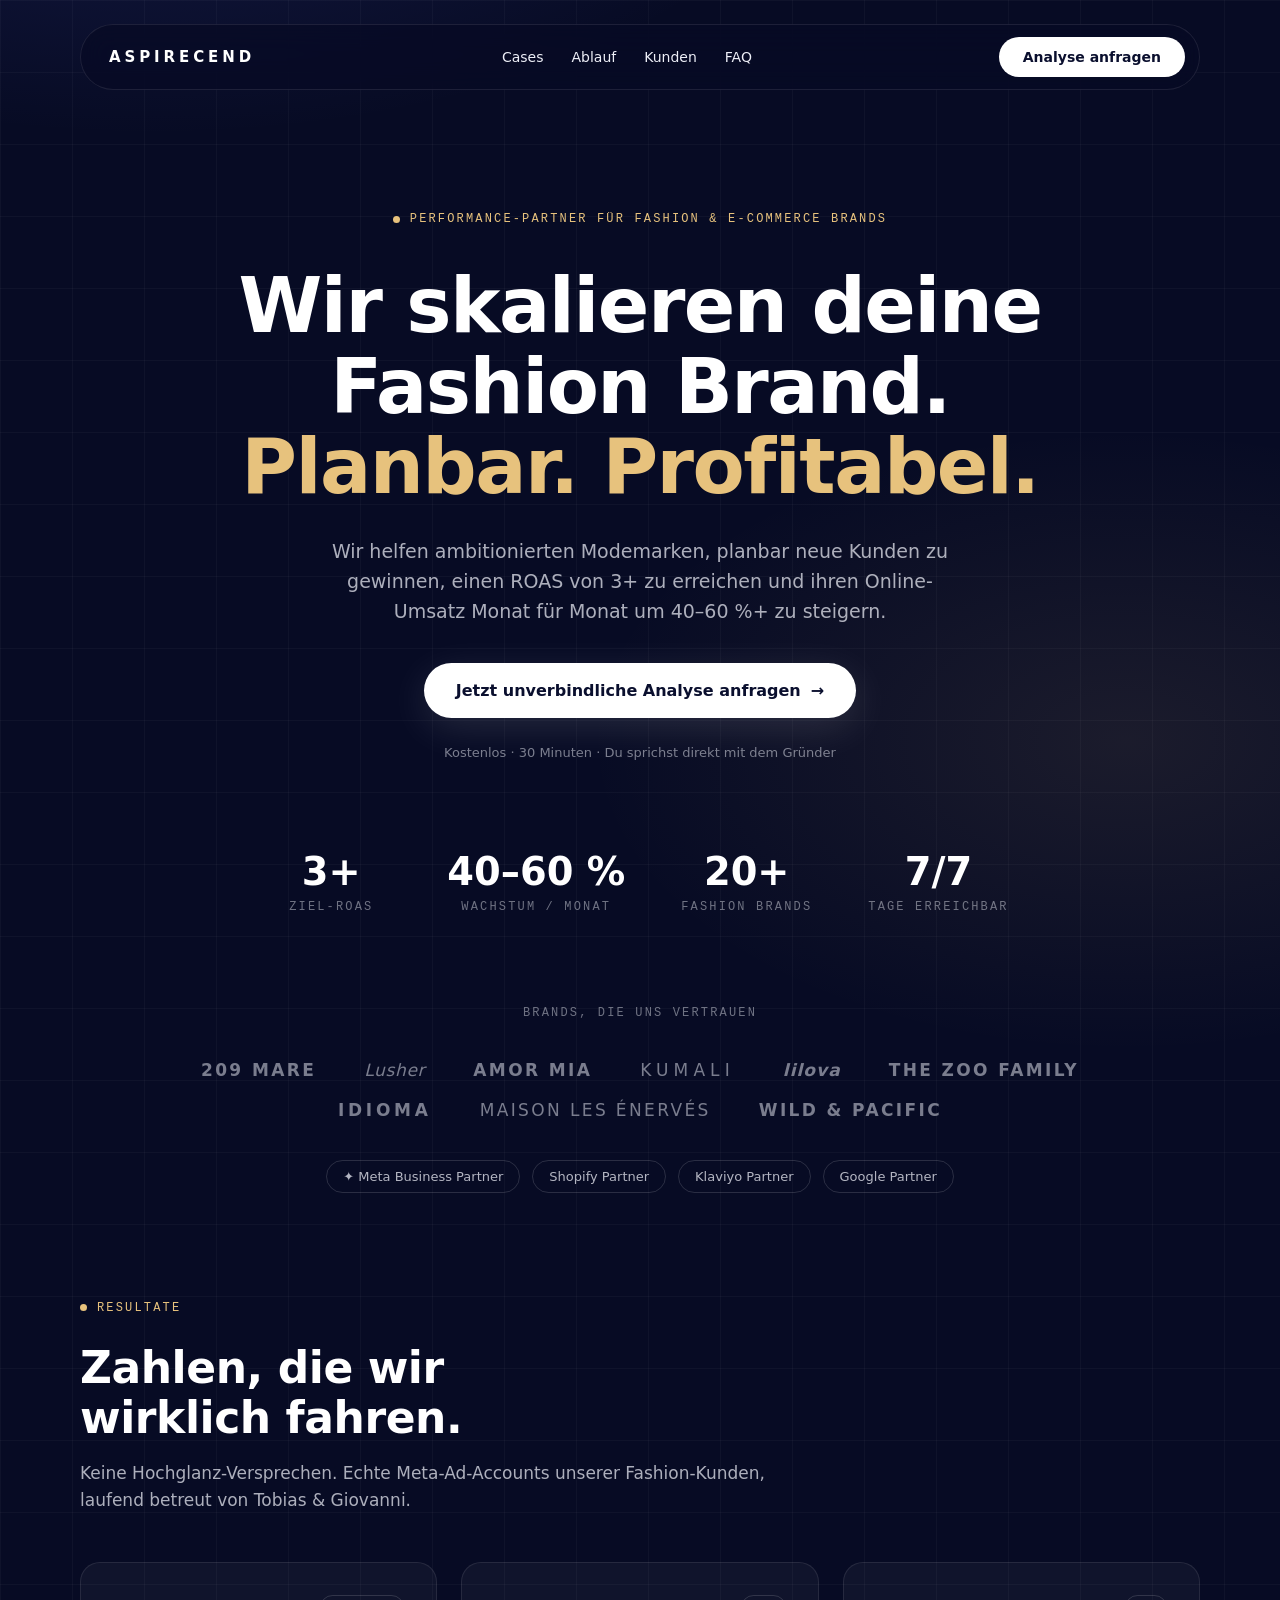
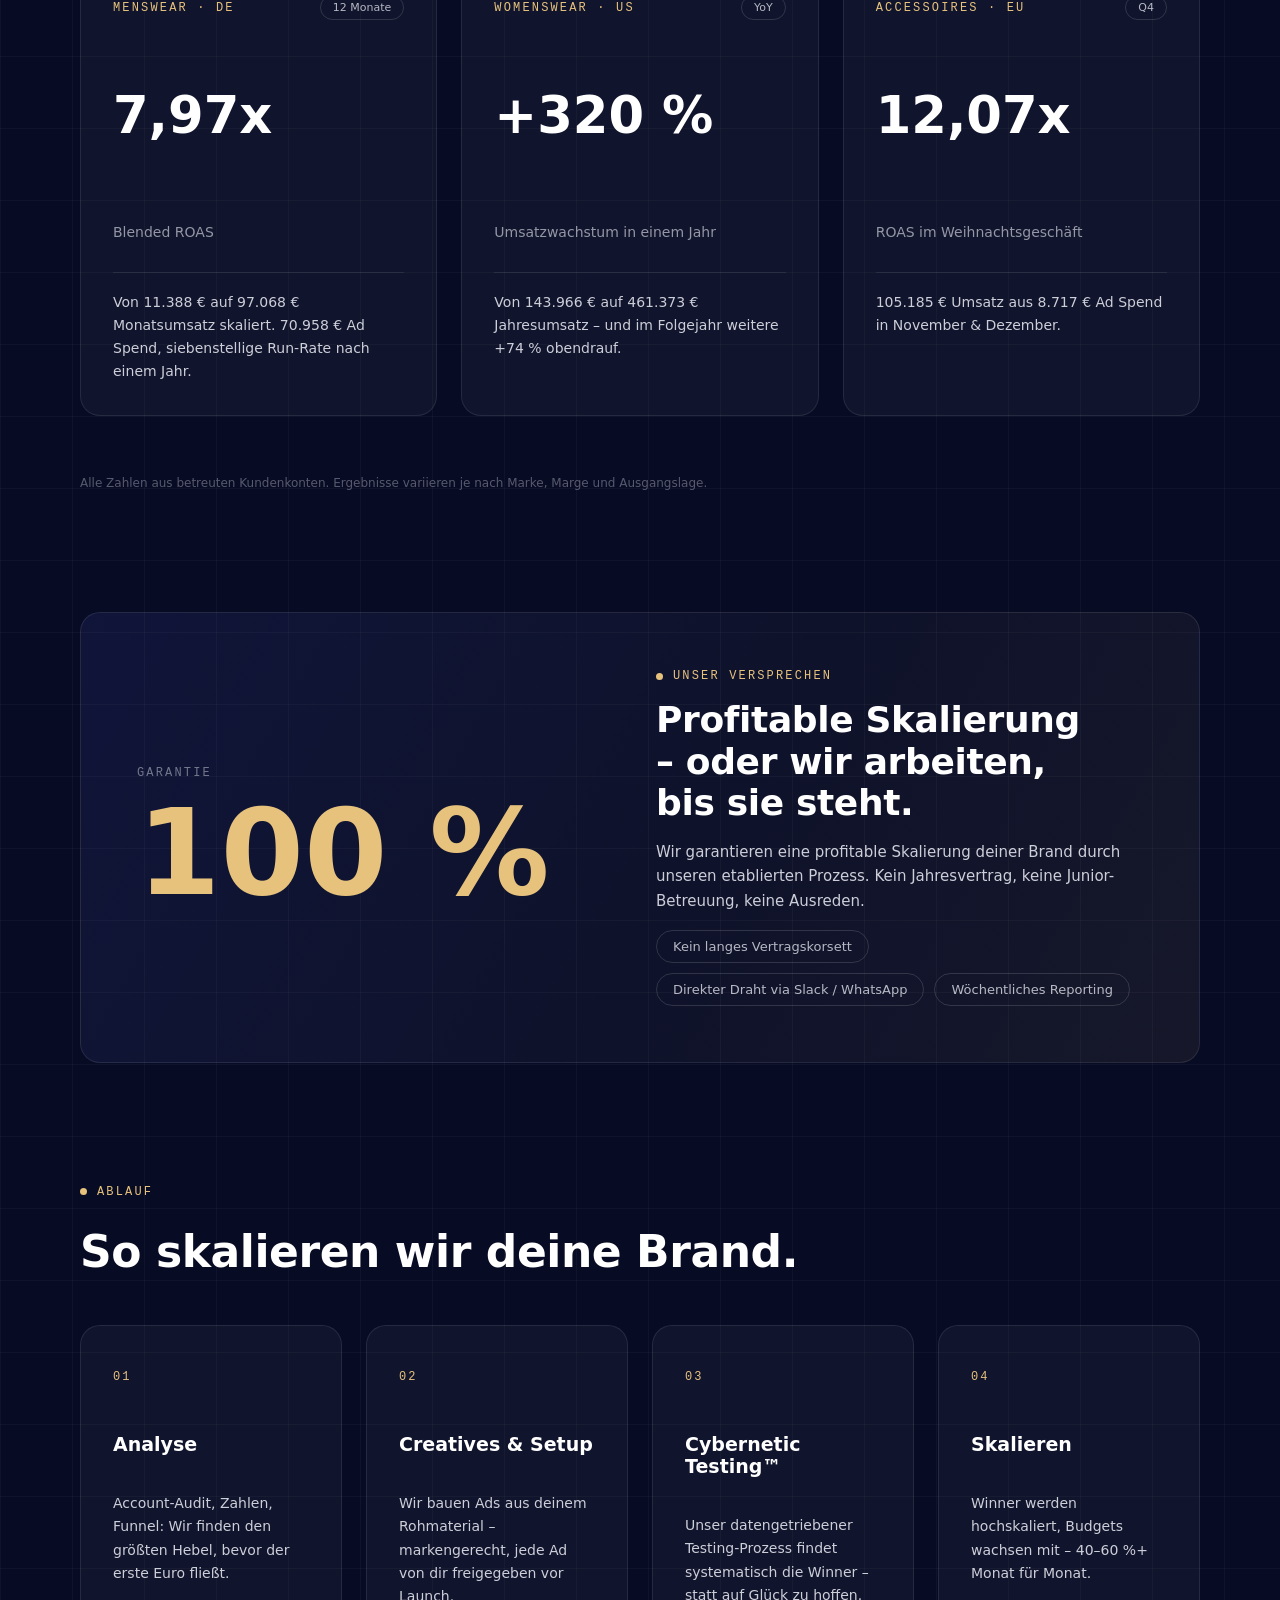
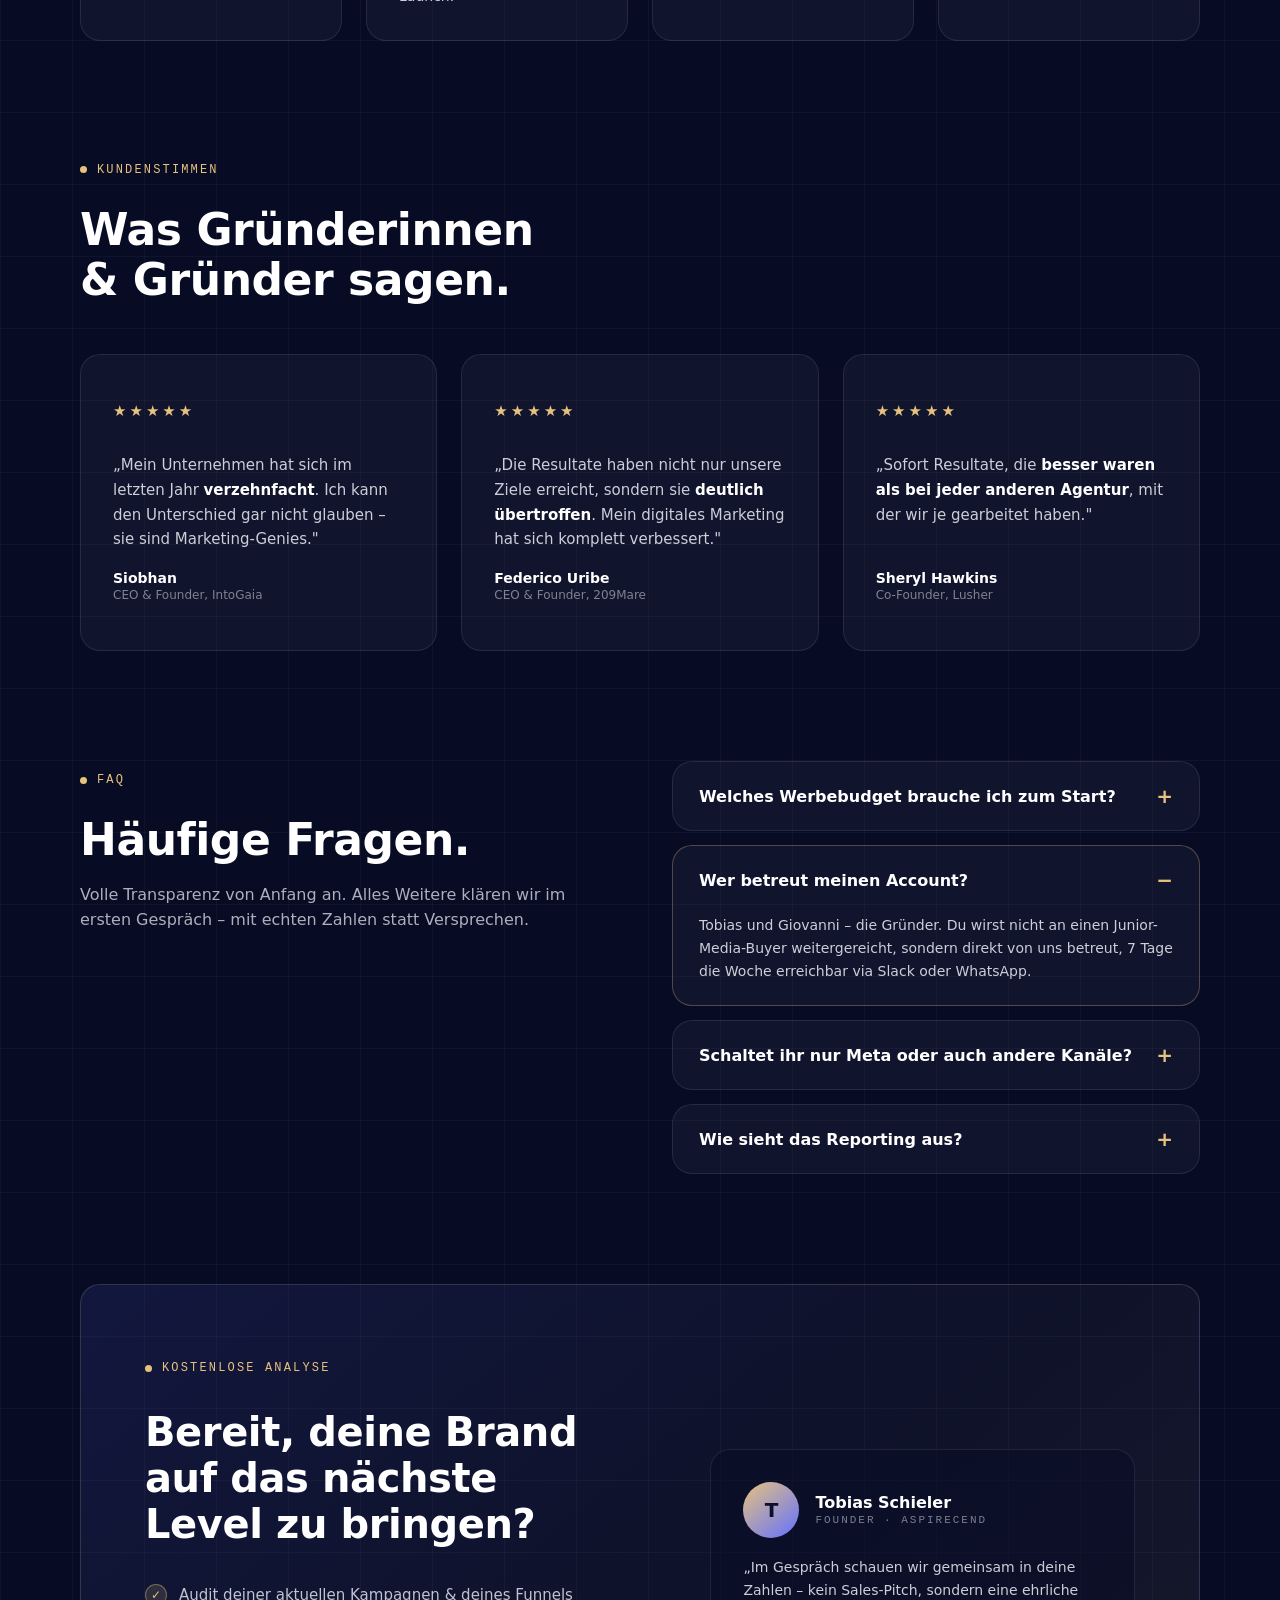
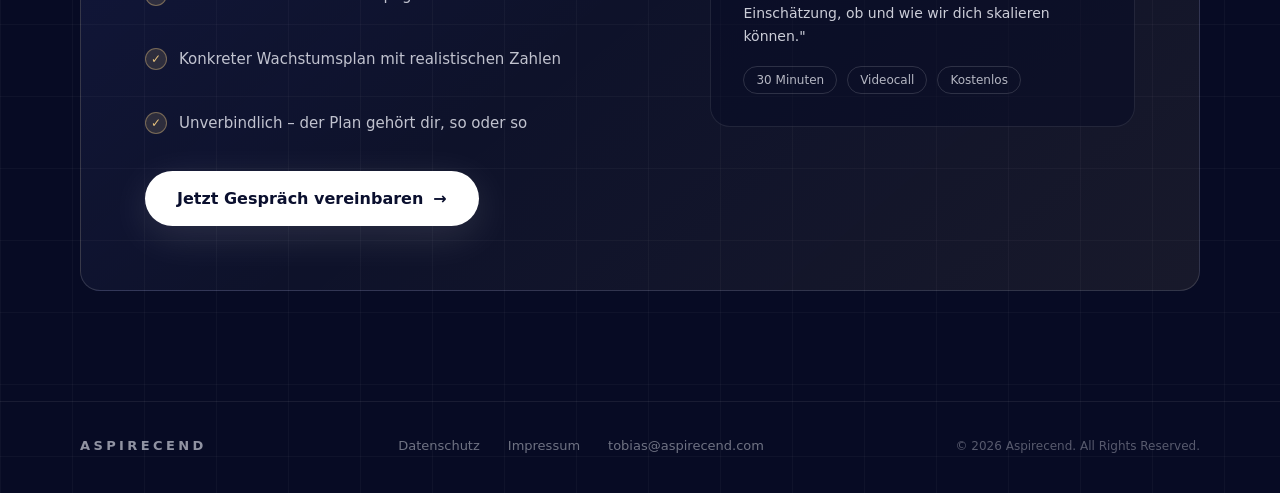
<file: index.html>
<!DOCTYPE html>
<html lang="de">
<head>
  <meta charset="utf-8">
  <meta name="viewport" content="width=device-width, initial-scale=1">
  <meta http-equiv="refresh" content="0; url=/wachstum-ads/">
  <title>Aspirecend</title>
  <link rel="canonical" href="/wachstum-ads/">
</head>
<body style="margin:0;background:#070B24;color:#EDEFF7;font-family:system-ui,sans-serif;display:flex;align-items:center;justify-content:center;min-height:100vh">
  <p>Weiter zu <a href="/wachstum-ads/" style="color:#E7C27D">/wachstum-ads</a> …</p>
</body>
</html>
</file>
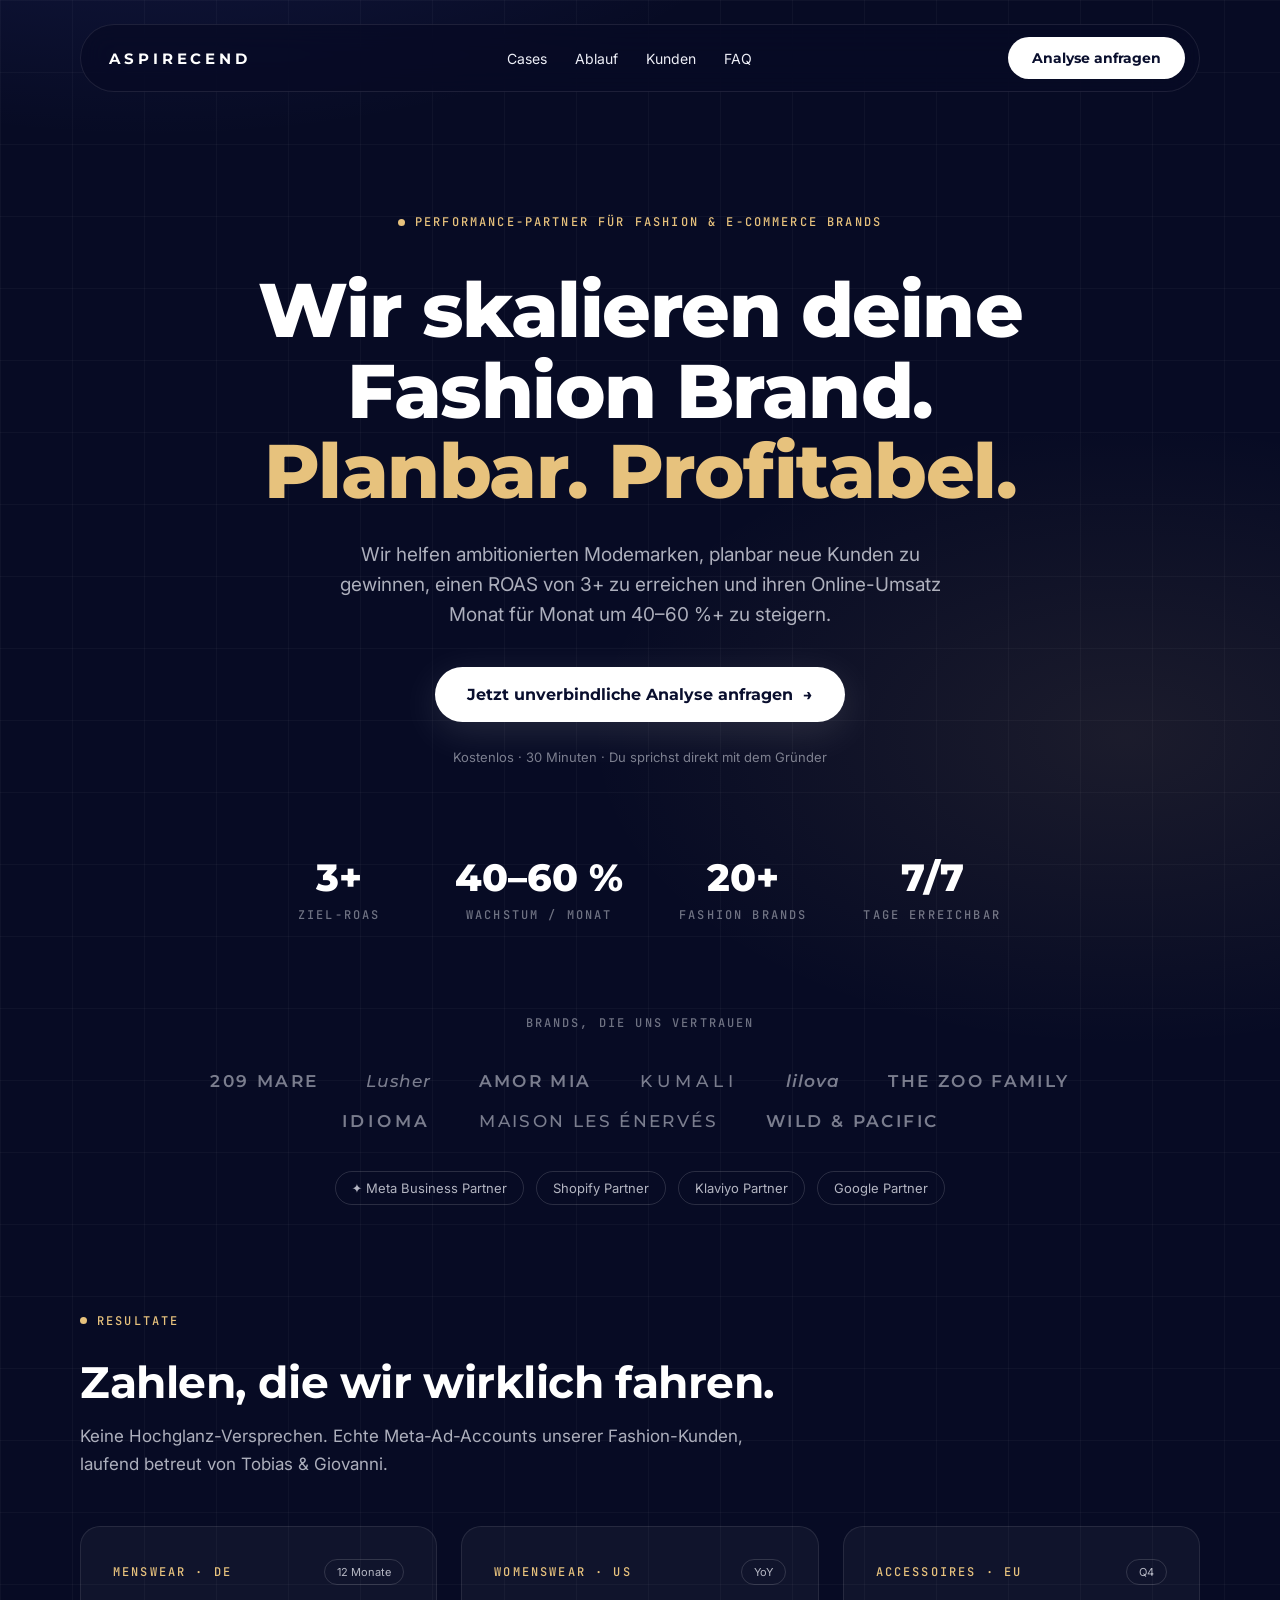
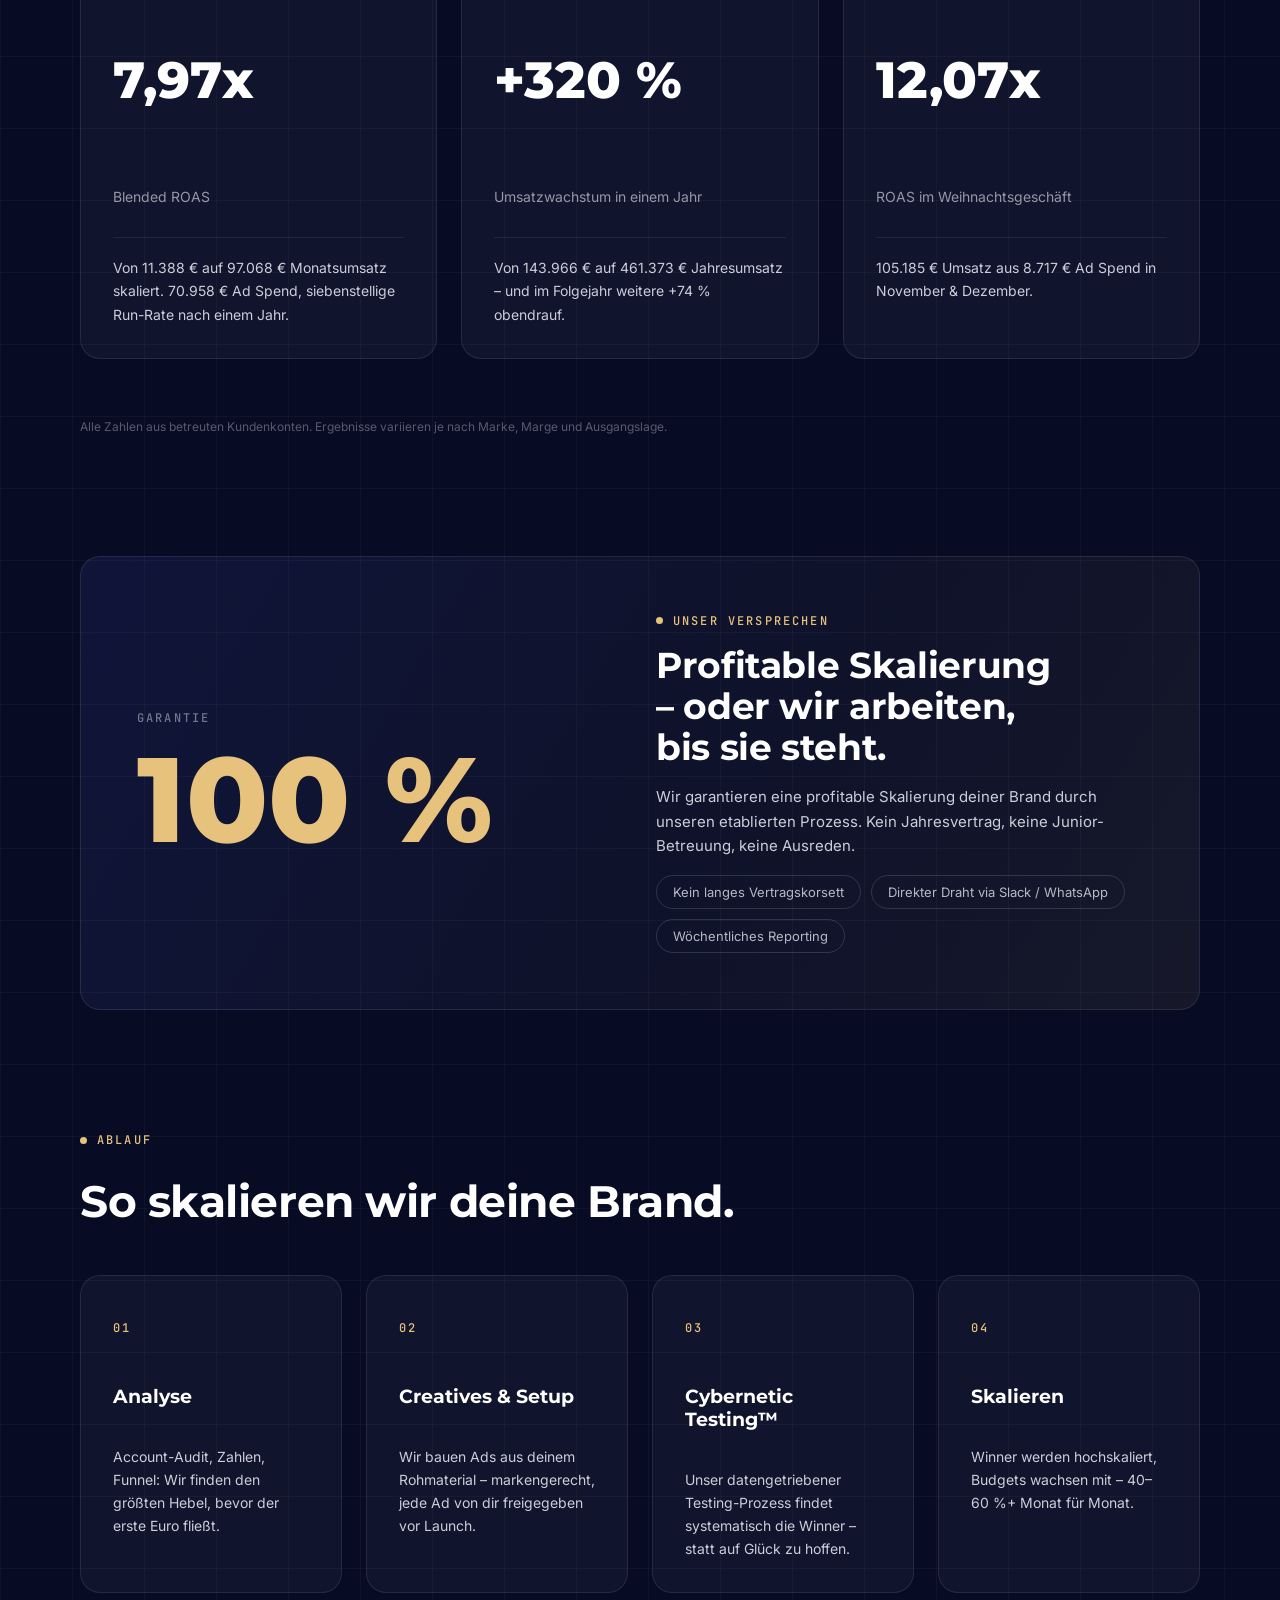
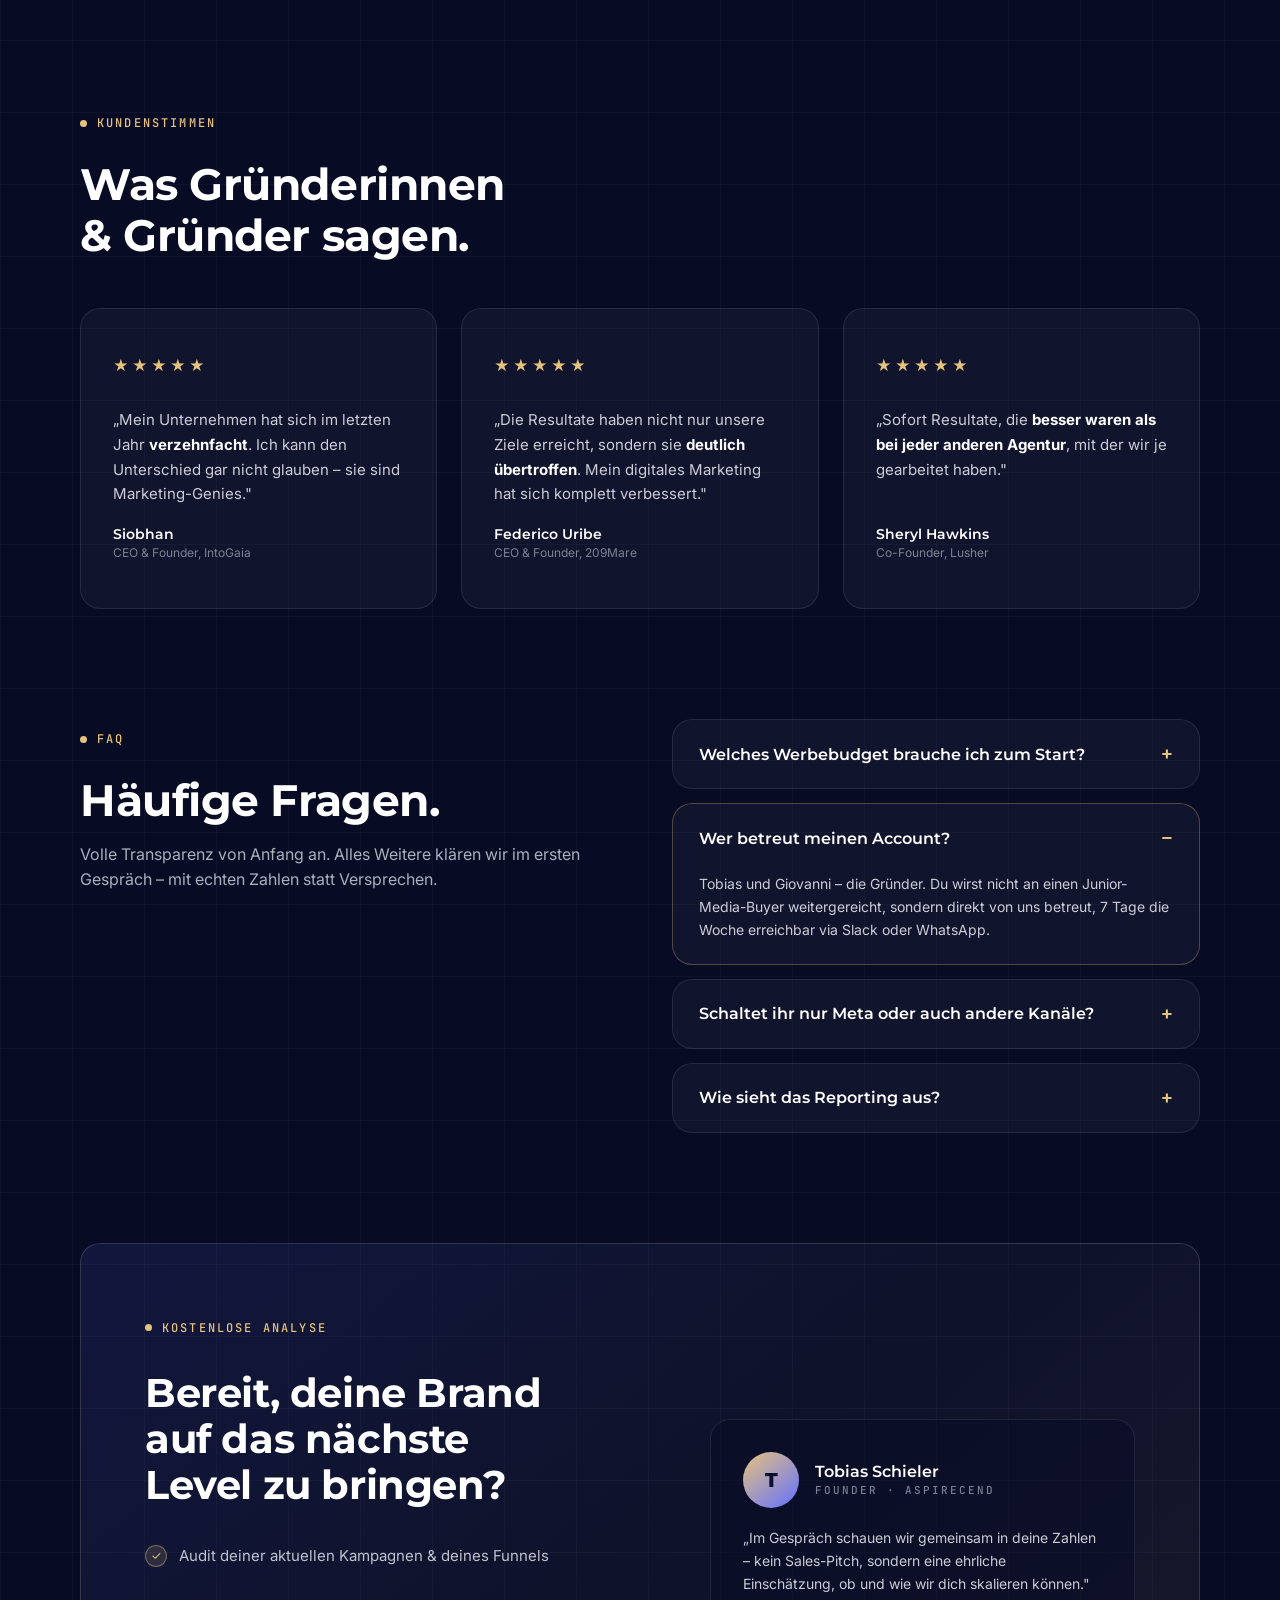
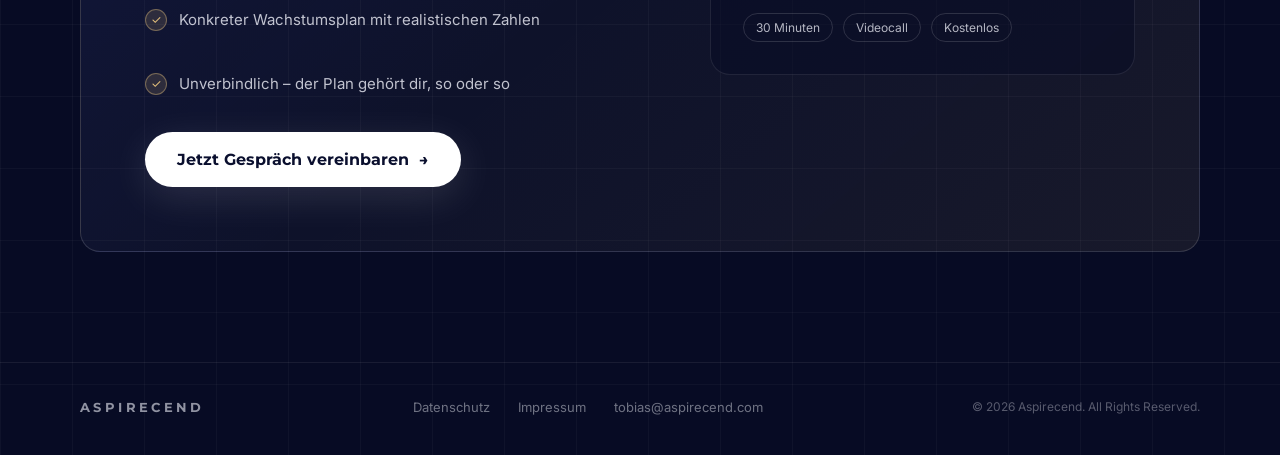
<file: wachstum-ads/index.html>
<!DOCTYPE html>
<html lang="de">
<head>
  <meta charset="utf-8">
  <meta name="viewport" content="width=device-width, initial-scale=1, viewport-fit=cover">
  <title>Wir skalieren deine Fashion Brand | Aspirecend</title>
  <meta name="description" content="Planbar neue Kunden, ROAS 3+ und 40–60 % Umsatzwachstum pro Monat – Meta Ads für ambitionierte Fashion- und E-Commerce-Brands.">
  <meta name="robots" content="noindex, nofollow">
  <meta property="og:title" content="Wir skalieren deine Fashion Brand | Aspirecend">
  <meta property="og:description" content="Meta Ads für ambitionierte Fashion- und E-Commerce-Brands. ROAS 3+ und 40–60 % Wachstum pro Monat.">
  <meta property="og:type" content="website">

  <!-- Google Tag Manager (gleicher Container wie Webflow – Meta Pixel läuft darüber) -->
  <script>(function(w,d,s,l,i){w[l]=w[l]||[];w[l].push({'gtm.start':
  new Date().getTime(),event:'gtm.js'});var f=d.getElementsByTagName(s)[0],
  j=d.createElement(s),dl=l!='dataLayer'?'&l='+l:'';j.async=true;j.src=
  'https://www.googletagmanager.com/gtm.js?id='+i+dl;f.parentNode.insertBefore(j,f);
  })(window,document,'script','dataLayer','GTM-K8H9MRTP');</script>
  <!-- End Google Tag Manager -->

  <link rel="preconnect" href="https://fonts.googleapis.com">
  <link rel="preconnect" href="https://fonts.gstatic.com" crossorigin>
  <link rel="stylesheet" href="https://fonts.googleapis.com/css2?family=Montserrat:wght@600;700;800&family=Inter:wght@400;500;600&family=JetBrains+Mono:wght@500&display=swap">
  <link rel="stylesheet" href="../assets/style.css">
</head>
<body>
<script>document.body.classList.add('js');</script>

<!-- Google Tag Manager (noscript) -->
<noscript><iframe src="https://www.googletagmanager.com/ns.html?id=GTM-K8H9MRTP"
height="0" width="0" style="display:none;visibility:hidden"></iframe></noscript>
<!-- End Google Tag Manager (noscript) -->

<!-- NAV -->
<div class="nav-outer">
  <div class="wrap">
    <nav class="nav">
      <a class="brand" href="#top">ASPIRECEND</a>
      <div class="nav-links">
        <a href="#cases">Cases</a>
        <a href="#prozess">Ablauf</a>
        <a href="#stimmen">Kunden</a>
        <a href="#faq">FAQ</a>
      </div>
      <a class="btn btn--small" href="https://calendly.com/aspirecend/brand-growth-call">Analyse anfragen</a>
    </nav>
  </div>
</div>

<main id="top">

  <!-- HERO -->
  <header class="wrap hero">
    <p class="mono eyebrow">Performance-Partner für Fashion &amp; E-Commerce Brands</p>
    <h1>Wir skalieren deine Fashion Brand.<br><span style="color: var(--accent)">Planbar. Profitabel.</span></h1>
    <p class="lead">Wir helfen ambitionierten Modemarken, planbar neue Kunden zu gewinnen, einen ROAS von 3+ zu erreichen und ihren Online-Umsatz Monat für Monat um 40–60&nbsp;%+ zu steigern.</p>
    <div class="hero-cta">
      <a class="btn" href="https://calendly.com/aspirecend/brand-growth-call">Jetzt unverbindliche Analyse anfragen <span aria-hidden="true">→</span></a>
      <p class="microcopy">Kostenlos · 30 Minuten · Du sprichst direkt mit dem Gründer</p>
    </div>
    <div class="kpis">
      <div class="kpi"><strong>3+</strong><span class="mono">Ziel-ROAS</span></div>
      <div class="kpi"><strong>40–60&nbsp;%</strong><span class="mono">Wachstum / Monat</span></div>
      <div class="kpi"><strong>20+</strong><span class="mono">Fashion Brands</span></div>
      <div class="kpi"><strong>7/7</strong><span class="mono">Tage erreichbar</span></div>
    </div>
  </header>

  <!-- LOGOS -->
  <section class="wrap logos reveal">
    <p class="mono" style="color: var(--fg-faint)">Brands, die uns vertrauen</p>
    <div class="logo-row">
      <span class="logocell">209 MARE</span>
      <span class="logocell" style="font-style: italic; font-weight: 500; letter-spacing: 0.04em">Lusher</span>
      <span class="logocell">AMOR MIA</span>
      <span class="logocell" style="font-weight: 500; letter-spacing: 0.3em">KUMALI</span>
      <span class="logocell" style="font-style: italic; letter-spacing: 0.06em">lilova</span>
      <span class="logocell">THE ZOO FAMILY</span>
      <span class="logocell" style="letter-spacing: 0.22em">IDIOMA</span>
      <span class="logocell" style="font-weight: 500">MAISON LES ÉNERVÉS</span>
      <span class="logocell">WILD &amp; PACIFIC</span>
    </div>
    <div class="partner-row">
      <span class="chip">✦ Meta Business Partner</span>
      <span class="chip">Shopify Partner</span>
      <span class="chip">Klaviyo Partner</span>
      <span class="chip">Google Partner</span>
    </div>
  </section>

  <!-- CASES -->
  <section id="cases" class="wrap section">
    <div class="section-head reveal">
      <p class="mono eyebrow">Resultate</p>
      <h2>Zahlen, die wir wirklich fahren.</h2>
      <p class="lead" style="font-size: 17px">Keine Hochglanz-Versprechen. Echte Meta-Ad-Accounts unserer Fashion-Kunden, laufend betreut von Tobias &amp; Giovanni.</p>
    </div>
    <div class="grid-3">
      <article class="glass card reveal">
        <div class="card-top">
          <span class="mono" style="color: var(--accent)">Menswear · DE</span>
          <span class="chip chip--tag">12 Monate</span>
        </div>
        <p class="big">7,97x</p>
        <p class="sub">Blended ROAS</p>
        <hr>
        <p class="quote" style="font-size: 14px">Von 11.388&nbsp;€ auf 97.068&nbsp;€ Monatsumsatz skaliert. 70.958&nbsp;€ Ad Spend, siebenstellige Run-Rate nach einem Jahr.</p>
      </article>
      <article class="glass card reveal">
        <div class="card-top">
          <span class="mono" style="color: var(--accent)">Womenswear · US</span>
          <span class="chip chip--tag">YoY</span>
        </div>
        <p class="big">+320&nbsp;%</p>
        <p class="sub">Umsatzwachstum in einem Jahr</p>
        <hr>
        <p class="quote" style="font-size: 14px">Von 143.966&nbsp;€ auf 461.373&nbsp;€ Jahresumsatz – und im Folgejahr weitere +74&nbsp;% obendrauf.</p>
      </article>
      <article class="glass card reveal">
        <div class="card-top">
          <span class="mono" style="color: var(--accent)">Accessoires · EU</span>
          <span class="chip chip--tag">Q4</span>
        </div>
        <p class="big">12,07x</p>
        <p class="sub">ROAS im Weihnachtsgeschäft</p>
        <hr>
        <p class="quote" style="font-size: 14px">105.185&nbsp;€ Umsatz aus 8.717&nbsp;€ Ad Spend in November &amp; Dezember.</p>
      </article>
    </div>
    <p class="footnote">Alle Zahlen aus betreuten Kundenkonten. Ergebnisse variieren je nach Marke, Marge und Ausgangslage.</p>
  </section>

  <!-- GARANTIE -->
  <section class="wrap section">
    <div class="glass band reveal">
      <div class="band-col">
        <p class="mono" style="color: var(--fg-faint); margin: 0">Garantie</p>
        <p class="huge" style="margin: 0">100&nbsp;%</p>
      </div>
      <div class="band-col">
        <p class="mono eyebrow" style="margin: 0">Unser Versprechen</p>
        <h2 style="font-size: clamp(26px, 3vw, 36px)">Profitable Skalierung – oder wir arbeiten, bis sie steht.</h2>
        <p class="quote">Wir garantieren eine profitable Skalierung deiner Brand durch unseren etablierten Prozess. Kein Jahresvertrag, keine Junior-Betreuung, keine Ausreden.</p>
        <div class="chip-row">
          <span class="chip">Kein langes Vertragskorsett</span>
          <span class="chip">Direkter Draht via Slack / WhatsApp</span>
          <span class="chip">Wöchentliches Reporting</span>
        </div>
      </div>
    </div>
  </section>

  <!-- PROZESS -->
  <section id="prozess" class="wrap section">
    <div class="section-head reveal">
      <p class="mono eyebrow">Ablauf</p>
      <h2>So skalieren wir deine Brand.</h2>
    </div>
    <div class="grid-4">
      <article class="glass card reveal">
        <p class="mono step-num">01</p>
        <p class="step-title">Analyse</p>
        <p class="quote" style="font-size: 14px">Account-Audit, Zahlen, Funnel: Wir finden den größten Hebel, bevor der erste Euro fließt.</p>
      </article>
      <article class="glass card reveal">
        <p class="mono step-num">02</p>
        <p class="step-title">Creatives &amp; Setup</p>
        <p class="quote" style="font-size: 14px">Wir bauen Ads aus deinem Rohmaterial – markengerecht, jede Ad von dir freigegeben vor Launch.</p>
      </article>
      <article class="glass card reveal">
        <p class="mono step-num">03</p>
        <p class="step-title">Cybernetic Testing™</p>
        <p class="quote" style="font-size: 14px">Unser datengetriebener Testing-Prozess findet systematisch die Winner – statt auf Glück zu hoffen.</p>
      </article>
      <article class="glass card reveal">
        <p class="mono step-num">04</p>
        <p class="step-title">Skalieren</p>
        <p class="quote" style="font-size: 14px">Winner werden hochskaliert, Budgets wachsen mit – 40–60&nbsp;%+ Monat für Monat.</p>
      </article>
    </div>
  </section>

  <!-- TESTIMONIALS -->
  <section id="stimmen" class="wrap section">
    <div class="section-head reveal">
      <p class="mono eyebrow">Kundenstimmen</p>
      <h2>Was Gründerinnen &amp; Gründer sagen.</h2>
    </div>
    <div class="grid-3">
      <article class="glass card reveal">
        <p class="stars" aria-label="5 von 5 Sternen">★★★★★</p>
        <p class="quote">„Mein Unternehmen hat sich im letzten Jahr <strong style="color: #fff">verzehnfacht</strong>. Ich kann den Unterschied gar nicht glauben – sie sind Marketing-Genies."</p>
        <p class="person"><strong>Siobhan</strong><span>CEO &amp; Founder, IntoGaia</span></p>
      </article>
      <article class="glass card reveal">
        <p class="stars" aria-label="5 von 5 Sternen">★★★★★</p>
        <p class="quote">„Die Resultate haben nicht nur unsere Ziele erreicht, sondern sie <strong style="color: #fff">deutlich übertroffen</strong>. Mein digitales Marketing hat sich komplett verbessert."</p>
        <p class="person"><strong>Federico Uribe</strong><span>CEO &amp; Founder, 209Mare</span></p>
      </article>
      <article class="glass card reveal">
        <p class="stars" aria-label="5 von 5 Sternen">★★★★★</p>
        <p class="quote">„Sofort Resultate, die <strong style="color: #fff">besser waren als bei jeder anderen Agentur</strong>, mit der wir je gearbeitet haben."</p>
        <p class="person"><strong>Sheryl Hawkins</strong><span>Co-Founder, Lusher</span></p>
      </article>
    </div>
  </section>

  <!-- FAQ -->
  <section id="faq" class="wrap section">
    <div class="faq-grid">
      <div class="section-head reveal">
        <p class="mono eyebrow">FAQ</p>
        <h2>Häufige Fragen.</h2>
        <p class="lead" style="font-size: 16px">Volle Transparenz von Anfang an. Alles Weitere klären wir im ersten Gespräch – mit echten Zahlen statt Versprechen.</p>
      </div>
      <div class="faq-col reveal">
        <details class="glass">
          <summary>Welches Werbebudget brauche ich zum Start?</summary>
          <p class="quote">Normalerweise empfehlen wir zu Beginn 2.000–3.000&nbsp;€ pro Monat. Läuft bereits Werbung, behalten wir deine aktuellen Budgets in etwa bei. Im ersten Gespräch rechnen wir gemeinsam durch, wann welche Resultate realistisch sind.</p>
        </details>
        <details class="glass" open>
          <summary>Wer betreut meinen Account?</summary>
          <p class="quote">Tobias und Giovanni – die Gründer. Du wirst nicht an einen Junior-Media-Buyer weitergereicht, sondern direkt von uns betreut, 7 Tage die Woche erreichbar via Slack oder WhatsApp.</p>
        </details>
        <details class="glass">
          <summary>Schaltet ihr nur Meta oder auch andere Kanäle?</summary>
          <p class="quote">Facebook und Instagram sind unsere Basis und in 9 von 10 Fällen der größte Wachstumskanal. Beim Skalieren ergänzen wir je nach Markt Google, TikTok oder Pinterest – bestehende Kampagnen übernehmen wir sofort.</p>
        </details>
        <details class="glass">
          <summary>Wie sieht das Reporting aus?</summary>
          <p class="quote">Du bekommst einen wöchentlichen schriftlichen Report über alle Ergebnisse plus einen monatlichen Call mit allen Zahlen. Auf Rückfrage informieren wir dich jederzeit individuell – du weißt immer, wie deine Ads performen.</p>
        </details>
      </div>
    </div>
  </section>

  <!-- CTA -->
  <section class="wrap section">
    <div class="glass cta-band reveal">
      <div class="cta-col">
        <p class="mono eyebrow">Kostenlose Analyse</p>
        <h2 style="font-size: clamp(28px, 3.4vw, 40px)">Bereit, deine Brand auf das nächste Level zu bringen?</h2>
        <div class="checklist">
          <p class="checkrow"><span class="check">✓</span> Audit deiner aktuellen Kampagnen &amp; deines Funnels</p>
          <p class="checkrow"><span class="check">✓</span> Konkreter Wachstumsplan mit realistischen Zahlen</p>
          <p class="checkrow"><span class="check">✓</span> Unverbindlich – der Plan gehört dir, so oder so</p>
        </div>
        <p style="margin: 0"><a class="btn" href="https://calendly.com/aspirecend/brand-growth-call">Jetzt Gespräch vereinbaren <span aria-hidden="true">→</span></a></p>
      </div>
      <aside class="glass founder-card">
        <div class="founder-head">
          <span class="avatar" aria-hidden="true">T</span>
          <p class="person" style="margin: 0"><strong style="font-size: 16px">Tobias Schieler</strong><span class="mono" style="font-size: 11px">Founder · Aspirecend</span></p>
        </div>
        <p class="quote" style="font-size: 14px">„Im Gespräch schauen wir gemeinsam in deine Zahlen – kein Sales-Pitch, sondern eine ehrliche Einschätzung, ob und wie wir dich skalieren können."</p>
        <div class="chip-row">
          <span class="chip" style="font-size: 12px; padding: 6px 12px">30 Minuten</span>
          <span class="chip" style="font-size: 12px; padding: 6px 12px">Videocall</span>
          <span class="chip" style="font-size: 12px; padding: 6px 12px">Kostenlos</span>
        </div>
      </aside>
    </div>
  </section>

</main>

<footer>
  <div class="wrap footer-inner">
    <span class="brand" style="font-size: 13px; color: rgba(237,239,247,0.6)">ASPIRECEND</span>
    <div class="footer-links">
      <a href="https://www.aspirecend.com/datenschutz">Datenschutz</a>
      <a href="https://www.aspirecend.com/impressum">Impressum</a>
      <span>tobias@aspirecend.com</span>
    </div>
    <span class="footnote">© 2026 Aspirecend. All Rights Reserved.</span>
  </div>
</footer>

<script>
  // Dezentes Scroll-Reveal; respektiert prefers-reduced-motion (CSS-seitig).
  (function () {
    var els = document.querySelectorAll('.reveal');
    if (!('IntersectionObserver' in window)) {
      els.forEach(function (el) { el.classList.add('is-visible'); });
      return;
    }
    var io = new IntersectionObserver(function (entries) {
      entries.forEach(function (e) {
        if (e.isIntersecting) { e.target.classList.add('is-visible'); io.unobserve(e.target); }
      });
    }, { rootMargin: '0px 0px -10% 0px' });
    els.forEach(function (el) { io.observe(el); });
  })();
</script>

</body>
</html>
</file>
<file: assets/style.css>
/* ===========================================================
   Aspirecend – globales Stylesheet
   Layout: dunkles Navy, Glow + Grid, Glass-Karten, Gold-Akzent
   =========================================================== */

:root {
  --bg: #070B24;
  --panel: rgba(255, 255, 255, 0.04);
  --line: rgba(255, 255, 255, 0.09);
  --fg: #EDEFF7;
  --fg-dim: rgba(237, 239, 247, 0.72);
  --fg-faint: rgba(237, 239, 247, 0.45);
  --accent: #E7C27D;
  --indigo: #6371FF;
  --navy-deep: #0A0F2E;
  --font-display: "Montserrat", system-ui, sans-serif;
  --font-body: "Inter", system-ui, sans-serif;
  --font-mono: "JetBrains Mono", ui-monospace, monospace;
}

* { box-sizing: border-box; }

html { scroll-behavior: smooth; }

body {
  margin: 0;
  font-family: var(--font-body);
  color: var(--fg);
  background-color: var(--bg);
  background-image:
    radial-gradient(1100px 560px at 12% -4%, rgba(99, 113, 255, 0.16), transparent 62%),
    radial-gradient(900px 520px at 88% 14%, rgba(231, 194, 125, 0.09), transparent 60%),
    radial-gradient(1000px 700px at 50% 120%, rgba(99, 113, 255, 0.10), transparent 60%),
    linear-gradient(rgba(255, 255, 255, 0.03) 1px, transparent 1px),
    linear-gradient(90deg, rgba(255, 255, 255, 0.03) 1px, transparent 1px);
  background-size: auto, auto, auto, 72px 72px, 72px 72px;
  -webkit-font-smoothing: antialiased;
}

a { color: var(--fg); text-decoration: none; }
a:hover { color: #fff; }

img { max-width: 100%; display: block; }

.wrap {
  max-width: 1160px;
  margin: 0 auto;
  padding-left: max(20px, env(safe-area-inset-left, 0px));
  padding-right: max(20px, env(safe-area-inset-right, 0px));
}

/* --- Typo-Bausteine --- */
.mono {
  font-family: var(--font-mono);
  font-size: 12px;
  letter-spacing: 0.18em;
  text-transform: uppercase;
  font-weight: 500;
}
.eyebrow { color: var(--accent); display: flex; align-items: center; gap: 10px; }
.eyebrow::before { content: ""; width: 7px; height: 7px; border-radius: 999px; background: var(--accent); }

h1 {
  font-family: var(--font-display);
  font-weight: 800;
  font-size: clamp(38px, 6.2vw, 76px);
  line-height: 1.06;
  letter-spacing: -0.02em;
  margin: 0;
  color: #fff;
  text-wrap: balance;
}
h2 {
  font-family: var(--font-display);
  font-weight: 700;
  font-size: clamp(30px, 3.6vw, 44px);
  line-height: 1.15;
  letter-spacing: -0.01em;
  margin: 0;
  color: #fff;
  text-wrap: balance;
}
.lead { font-size: clamp(16px, 1.5vw, 19px); line-height: 1.6; color: var(--fg-dim); margin: 0; }

/* --- Bausteine --- */
.glass {
  background: var(--panel);
  border: 1px solid var(--line);
  border-radius: 20px;
}
.chip {
  border: 1px solid rgba(255, 255, 255, 0.14);
  border-radius: 999px;
  padding: 8px 16px;
  font-size: 13px;
  color: rgba(237, 239, 247, 0.75);
  white-space: nowrap;
}
.btn {
  display: inline-flex;
  align-items: center;
  gap: 10px;
  background: #fff;
  color: var(--navy-deep);
  font-family: var(--font-display);
  font-weight: 700;
  font-size: 16px;
  padding: 18px 32px;
  border-radius: 999px;
  box-shadow: 0 10px 40px rgba(255, 255, 255, 0.12);
  transition: transform 0.15s ease;
}
.btn:hover { color: var(--navy-deep); transform: translateY(-2px); }
.btn--small { padding: 12px 24px; font-size: 14px; box-shadow: none; }

/* --- Nav --- */
.nav-outer { padding-top: 24px; position: sticky; top: env(safe-area-inset-top, 0px); z-index: 50; }
.nav {
  display: flex;
  align-items: center;
  justify-content: space-between;
  gap: 24px;
  padding: 12px 14px 12px 28px;
  border-radius: 999px;
  backdrop-filter: blur(14px);
  -webkit-backdrop-filter: blur(14px);
  background: rgba(7, 11, 36, 0.72);
  border: 1px solid var(--line);
}
.brand { font-family: var(--font-display); font-weight: 700; letter-spacing: 0.26em; font-size: 15px; color: #fff; }
.nav-links { display: flex; gap: 28px; font-size: 14px; color: rgba(237, 239, 247, 0.75); }

/* --- Hero --- */
.hero {
  padding-top: clamp(64px, 9vw, 110px);
  padding-bottom: 80px;
  display: flex;
  flex-direction: column;
  align-items: center;
  text-align: center;
  gap: 28px;
}
.hero .lead { max-width: 640px; }
.hero-cta { display: flex; flex-direction: column; align-items: center; gap: 14px; padding-top: 8px; }
.microcopy { font-size: 13px; color: rgba(237, 239, 247, 0.5); }

.kpis { display: flex; flex-wrap: wrap; justify-content: center; gap: 32px 56px; padding-top: 48px; }
.kpi { display: flex; flex-direction: column; gap: 6px; min-width: 120px; }
.kpi strong { font-family: var(--font-display); font-weight: 800; font-size: clamp(30px, 3vw, 40px); color: #fff; }
.kpi span { color: var(--fg-faint); }

/* --- Logos / Partner --- */
.logos { padding-bottom: 96px; display: flex; flex-direction: column; align-items: center; gap: 28px; }
.logo-row { display: flex; flex-wrap: wrap; justify-content: center; align-items: center; gap: 20px 48px; max-width: 980px; }
.logocell {
  font-family: var(--font-display);
  font-weight: 600;
  font-size: 17px;
  letter-spacing: 0.14em;
  color: rgba(237, 239, 247, 0.5);
  white-space: nowrap;
}
.partner-row { display: flex; flex-wrap: wrap; justify-content: center; gap: 12px; padding-top: 12px; }

/* --- Sektionen --- */
.section { padding-bottom: clamp(72px, 9vw, 110px); display: flex; flex-direction: column; gap: 48px; }
.section-head { display: flex; flex-direction: column; gap: 16px; max-width: 720px; }

.grid-3 { display: grid; grid-template-columns: repeat(3, minmax(0, 1fr)); gap: 24px; }
.grid-4 { display: grid; grid-template-columns: repeat(4, minmax(0, 1fr)); gap: 24px; }

.card { padding: 32px; display: flex; flex-direction: column; gap: 18px; min-width: 0; }
.card .big {
  font-family: var(--font-display);
  font-weight: 800;
  font-size: clamp(40px, 4vw, 52px);
  color: #fff;
  line-height: 1;
}
.card .sub { font-size: 14px; color: rgba(237, 239, 247, 0.6); }
.card hr { border: 0; height: 1px; background: rgba(255, 255, 255, 0.08); margin: 0; width: 100%; }
.card-top { display: flex; justify-content: space-between; align-items: center; gap: 10px; }
.chip--tag { padding: 5px 12px; font-size: 11px; }

.quote { font-size: 15px; line-height: 1.65; color: rgba(237, 239, 247, 0.85); margin: 0; }
.footnote { font-size: 12px; color: rgba(237, 239, 247, 0.35); }

/* --- Garantie-Band --- */
.band {
  display: grid;
  grid-template-columns: repeat(2, minmax(0, 1fr));
  gap: 32px;
  padding: clamp(32px, 5vw, 56px);
  align-items: center;
  background: linear-gradient(120deg, rgba(99, 113, 255, 0.10), rgba(255, 255, 255, 0.03) 55%, rgba(231, 194, 125, 0.07));
}
.band .huge {
  font-family: var(--font-display);
  font-weight: 800;
  font-size: clamp(72px, 10vw, 120px);
  line-height: 0.95;
  color: var(--accent);
}
.band-col { display: flex; flex-direction: column; gap: 16px; min-width: 0; }
.chip-row { display: flex; flex-wrap: wrap; gap: 10px; }

/* --- Prozess --- */
.step-title { font-family: var(--font-display); font-weight: 700; font-size: 19px; color: #fff; }
.step-num { color: var(--accent); }

/* --- Testimonials --- */
.stars { color: var(--accent); font-size: 15px; letter-spacing: 0.2em; }
.person { display: flex; flex-direction: column; gap: 2px; margin-top: auto; }
.person strong { font-family: var(--font-display); font-weight: 600; font-size: 14px; color: #fff; }
.person span { font-size: 12px; color: rgba(237, 239, 247, 0.5); }

/* --- FAQ --- */
.faq-grid { display: grid; grid-template-columns: repeat(2, minmax(0, 1fr)); gap: 64px; }
.faq-col { display: flex; flex-direction: column; gap: 14px; min-width: 0; }
details.glass { padding: 0; overflow: hidden; }
details.glass summary {
  list-style: none;
  cursor: pointer;
  padding: 22px 26px;
  display: flex;
  justify-content: space-between;
  align-items: center;
  gap: 16px;
  font-family: var(--font-display);
  font-weight: 600;
  font-size: 16px;
  color: #fff;
}
details.glass summary::-webkit-details-marker { display: none; }
details.glass summary::after { content: "+"; color: var(--accent); font-size: 20px; flex-shrink: 0; }
details[open].glass summary::after { content: "−"; }
details[open].glass { border-color: rgba(231, 194, 125, 0.3); }
details.glass .quote { padding: 0 26px 22px; font-size: 14px; }

/* --- CTA --- */
.cta-band {
  padding: clamp(32px, 5vw, 64px);
  display: grid;
  grid-template-columns: 1.2fr 1fr;
  gap: 56px;
  align-items: center;
  background: linear-gradient(140deg, rgba(99, 113, 255, 0.12), rgba(255, 255, 255, 0.03) 50%, rgba(231, 194, 125, 0.08));
  border-color: rgba(255, 255, 255, 0.14);
}
.cta-col { display: flex; flex-direction: column; gap: 22px; min-width: 0; }
.checklist { display: flex; flex-direction: column; gap: 12px; }
.checkrow { display: flex; gap: 12px; align-items: center; font-size: 15px; color: rgba(237, 239, 247, 0.8); }
.check {
  width: 22px; height: 22px; border-radius: 999px;
  background: rgba(231, 194, 125, 0.14);
  border: 1px solid rgba(231, 194, 125, 0.4);
  display: flex; align-items: center; justify-content: center;
  flex-shrink: 0; color: var(--accent); font-size: 12px;
}
.founder-card { padding: 32px; display: flex; flex-direction: column; gap: 18px; background: rgba(7, 11, 36, 0.5); }
.founder-head { display: flex; align-items: center; gap: 16px; }
.avatar {
  width: 56px; height: 56px; border-radius: 999px;
  background: linear-gradient(140deg, var(--accent), var(--indigo));
  display: flex; align-items: center; justify-content: center;
  font-family: var(--font-display); font-weight: 800; font-size: 20px; color: var(--navy-deep);
  flex-shrink: 0;
}

/* --- Footer --- */
footer { border-top: 1px solid rgba(255, 255, 255, 0.07); }
.footer-inner {
  padding-top: 36px;
  padding-bottom: calc(40px + env(safe-area-inset-bottom, 0px));
  display: flex; flex-wrap: wrap; justify-content: space-between; align-items: center; gap: 16px;
}
.footer-links { display: flex; flex-wrap: wrap; gap: 20px 28px; font-size: 13px; }
.footer-links a, .footer-links span { color: rgba(237, 239, 247, 0.45); }

/* --- Scroll-Reveal: Inhalte sind IMMER sichtbar; die Animation ist nur ein
       Zusatz, der beim Eintritt in den Viewport einmal abspielt. --- */
@media (prefers-reduced-motion: no-preference) {
  .js .reveal.is-visible { animation: rise 0.6s ease both; }
  @keyframes rise {
    from { opacity: 0; transform: translateY(18px); }
    to   { opacity: 1; transform: none; }
  }
}

/* --- Responsive --- */
@media (max-width: 980px) {
  .grid-4 { grid-template-columns: repeat(2, minmax(0, 1fr)); }
  .faq-grid { grid-template-columns: 1fr; gap: 36px; }
  .cta-band { grid-template-columns: 1fr; gap: 36px; }
}
@media (max-width: 760px) {
  .nav-links { display: none; }
  .grid-3 { grid-template-columns: 1fr; }
  .band { grid-template-columns: 1fr; }
  .kpis { gap: 24px 36px; }
}
@media (max-width: 520px) {
  .grid-4 { grid-template-columns: 1fr; }
  .btn { padding: 16px 26px; font-size: 15px; }
}
</file>
